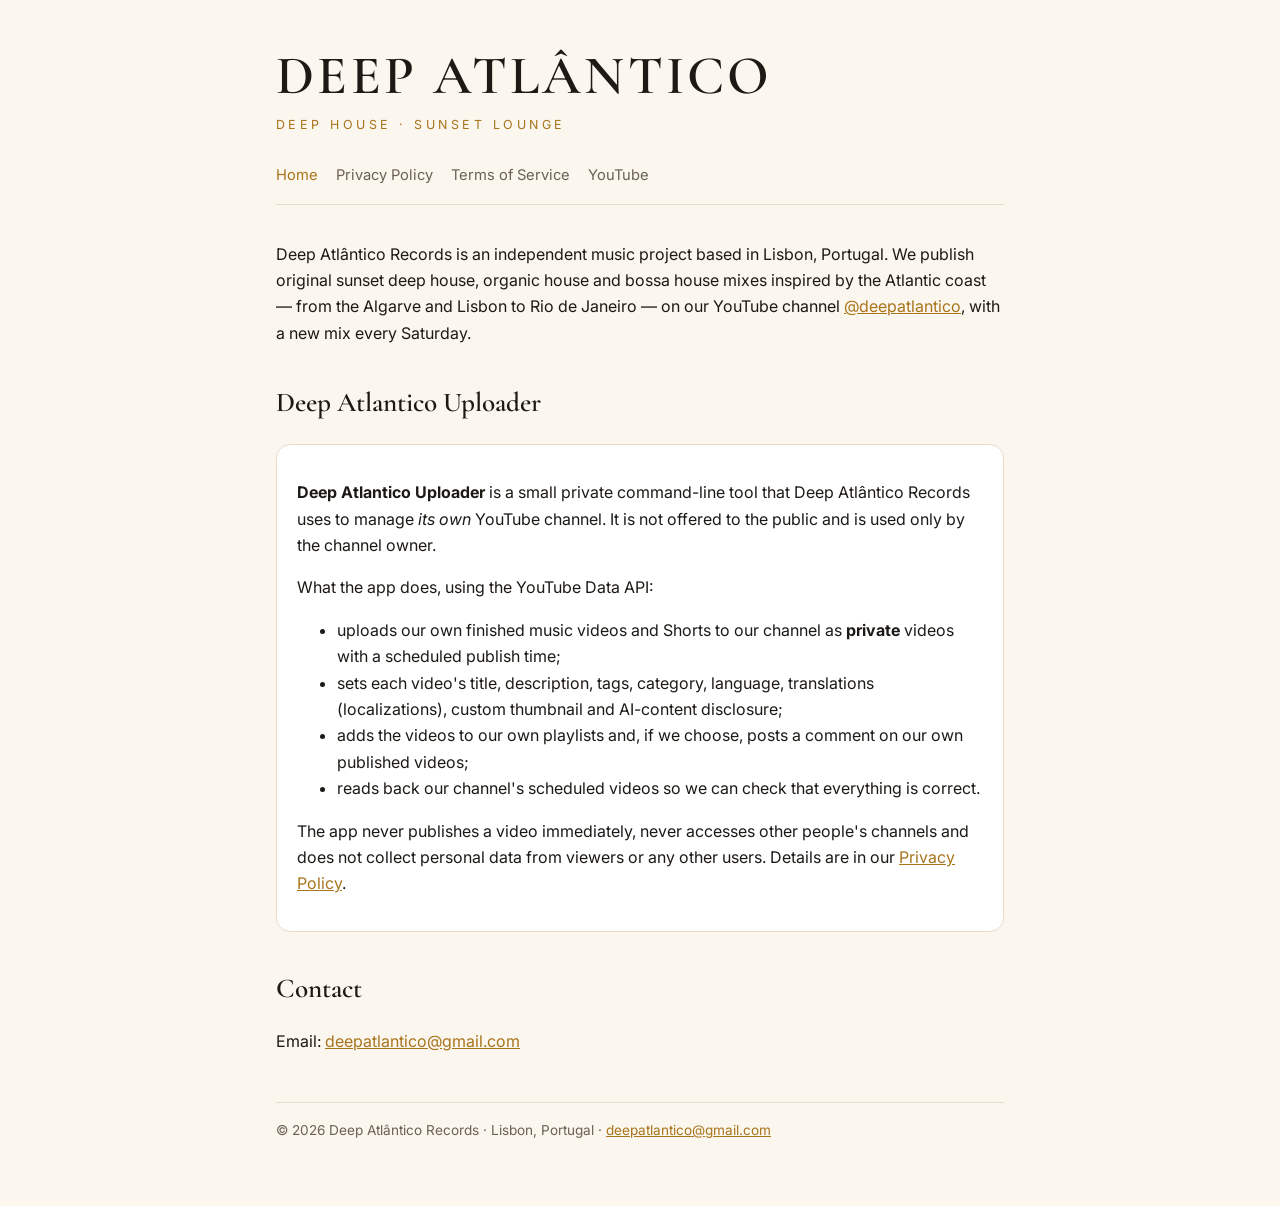
<file: index.html>
<!doctype html>
<html lang="en">
<head>
<meta charset="utf-8">
<meta name="viewport" content="width=device-width,initial-scale=1">
<title>Deep Atlântico Records</title>
<meta name="description" content="Deep Atlântico Records — original sunset deep house from Lisbon to Rio, and the Deep Atlantico Uploader tool.">
<link rel="preconnect" href="https://fonts.googleapis.com">
<link rel="stylesheet" href="https://fonts.googleapis.com/css2?family=Cormorant+Garamond:wght@600&family=Inter:wght@400;600&display=swap">
<link rel="stylesheet" href="style.css">
</head>
<body>
<div class="wrap">
<header>
<p class="brand">DEEP ATLÂNTICO</p>
<p class="sub">Deep House · Sunset Lounge</p>
</header>
<nav>
<a href="index.html" aria-current="page">Home</a>
<a href="privacy.html">Privacy Policy</a>
<a href="terms.html">Terms of Service</a>
<a href="https://www.youtube.com/@deepatlantico">YouTube</a>
</nav>
<main>
<p>Deep Atlântico Records is an independent music project based in Lisbon, Portugal. We publish original sunset deep house, organic house and bossa house mixes inspired by the Atlantic coast — from the Algarve and Lisbon to Rio de Janeiro — on our YouTube channel <a href="https://www.youtube.com/@deepatlantico">@deepatlantico</a>, with a new mix every Saturday.</p>

<h2>Deep Atlantico Uploader</h2>
<div class="card">
<p><strong>Deep Atlantico Uploader</strong> is a small private command-line tool that Deep Atlântico Records uses to manage <em>its own</em> YouTube channel. It is not offered to the public and is used only by the channel owner.</p>
<p>What the app does, using the YouTube Data API:</p>
<ul>
<li>uploads our own finished music videos and Shorts to our channel as <strong>private</strong> videos with a scheduled publish time;</li>
<li>sets each video's title, description, tags, category, language, translations (localizations), custom thumbnail and AI-content disclosure;</li>
<li>adds the videos to our own playlists and, if we choose, posts a comment on our own published videos;</li>
<li>reads back our channel's scheduled videos so we can check that everything is correct.</li>
</ul>
<p>The app never publishes a video immediately, never accesses other people's channels and does not collect personal data from viewers or any other users. Details are in our <a href="privacy.html">Privacy Policy</a>.</p>
</div>

<h2>Contact</h2>
<p>Email: <a href="mailto:deepatlantico@gmail.com">deepatlantico@gmail.com</a></p>
</main>
<footer>© 2026 Deep Atlântico Records · Lisbon, Portugal · <a href="mailto:deepatlantico@gmail.com">deepatlantico@gmail.com</a></footer>
</div>
</body>
</html>
</file>
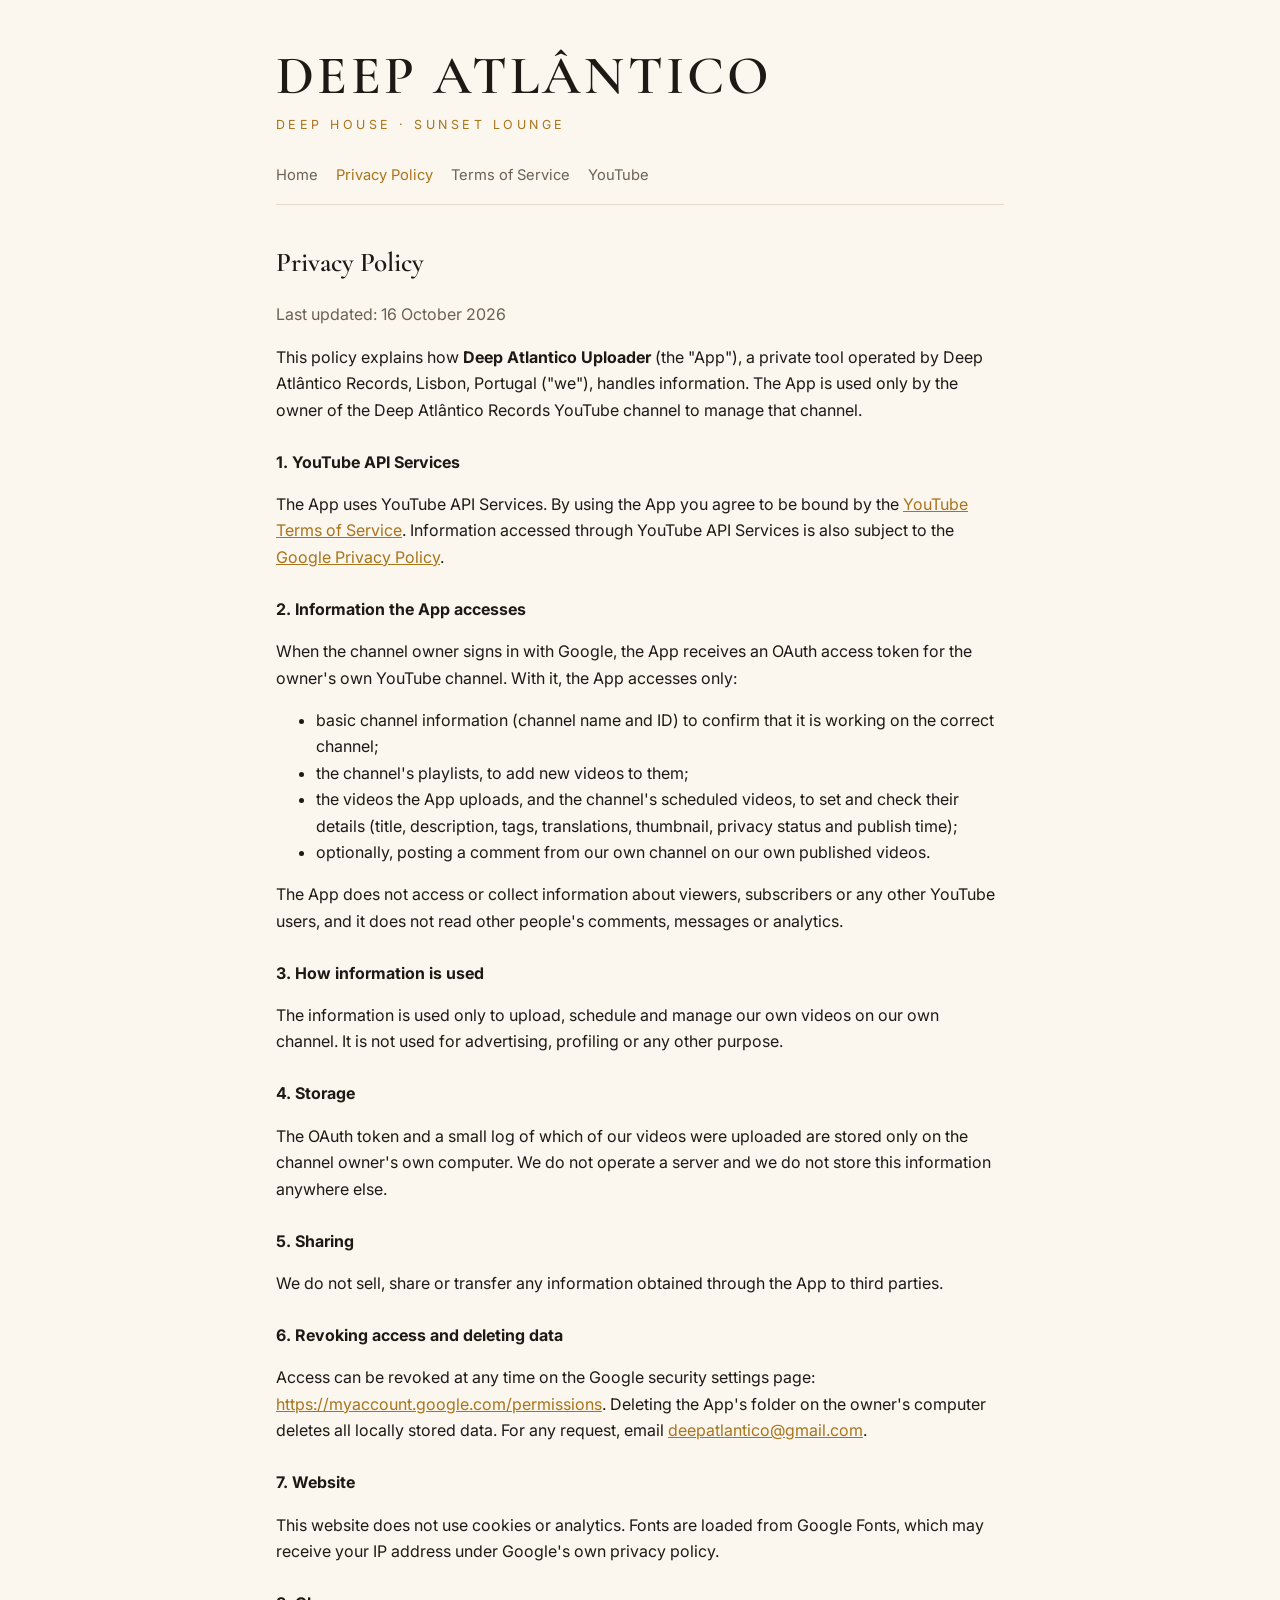
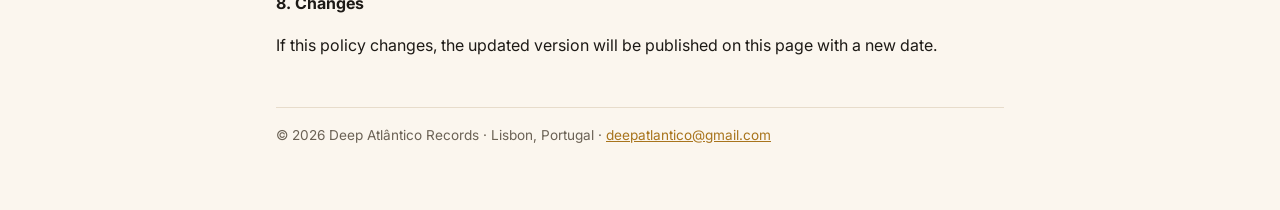
<file: privacy.html>
<!doctype html>
<html lang="en">
<head>
<meta charset="utf-8">
<meta name="viewport" content="width=device-width,initial-scale=1">
<title>Privacy Policy · Deep Atlântico Records</title>
<meta name="description" content="Privacy Policy for Deep Atlântico Records and the Deep Atlantico Uploader app.">
<link rel="preconnect" href="https://fonts.googleapis.com">
<link rel="stylesheet" href="https://fonts.googleapis.com/css2?family=Cormorant+Garamond:wght@600&family=Inter:wght@400;600&display=swap">
<link rel="stylesheet" href="style.css">
</head>
<body>
<div class="wrap">
<header>
<p class="brand">DEEP ATLÂNTICO</p>
<p class="sub">Deep House · Sunset Lounge</p>
</header>
<nav>
<a href="index.html">Home</a>
<a href="privacy.html" aria-current="page">Privacy Policy</a>
<a href="terms.html">Terms of Service</a>
<a href="https://www.youtube.com/@deepatlantico">YouTube</a>
</nav>
<main>
<h2>Privacy Policy</h2>
<p class="muted">Last updated: 16 October 2026</p>
<p>This policy explains how <strong>Deep Atlantico Uploader</strong> (the "App"), a private tool operated by Deep Atlântico Records, Lisbon, Portugal ("we"), handles information. The App is used only by the owner of the Deep Atlântico Records YouTube channel to manage that channel.</p>

<h3>1. YouTube API Services</h3>
<p>The App uses YouTube API Services. By using the App you agree to be bound by the <a href="https://www.youtube.com/t/terms">YouTube Terms of Service</a>. Information accessed through YouTube API Services is also subject to the <a href="https://policies.google.com/privacy">Google Privacy Policy</a>.</p>

<h3>2. Information the App accesses</h3>
<p>When the channel owner signs in with Google, the App receives an OAuth access token for the owner's own YouTube channel. With it, the App accesses only:</p>
<ul>
<li>basic channel information (channel name and ID) to confirm that it is working on the correct channel;</li>
<li>the channel's playlists, to add new videos to them;</li>
<li>the videos the App uploads, and the channel's scheduled videos, to set and check their details (title, description, tags, translations, thumbnail, privacy status and publish time);</li>
<li>optionally, posting a comment from our own channel on our own published videos.</li>
</ul>
<p>The App does not access or collect information about viewers, subscribers or any other YouTube users, and it does not read other people's comments, messages or analytics.</p>

<h3>3. How information is used</h3>
<p>The information is used only to upload, schedule and manage our own videos on our own channel. It is not used for advertising, profiling or any other purpose.</p>

<h3>4. Storage</h3>
<p>The OAuth token and a small log of which of our videos were uploaded are stored only on the channel owner's own computer. We do not operate a server and we do not store this information anywhere else.</p>

<h3>5. Sharing</h3>
<p>We do not sell, share or transfer any information obtained through the App to third parties.</p>

<h3>6. Revoking access and deleting data</h3>
<p>Access can be revoked at any time on the Google security settings page: <a href="https://myaccount.google.com/permissions">https://myaccount.google.com/permissions</a>. Deleting the App's folder on the owner's computer deletes all locally stored data. For any request, email <a href="mailto:deepatlantico@gmail.com">deepatlantico@gmail.com</a>.</p>

<h3>7. Website</h3>
<p>This website does not use cookies or analytics. Fonts are loaded from Google Fonts, which may receive your IP address under Google's own privacy policy.</p>

<h3>8. Changes</h3>
<p>If this policy changes, the updated version will be published on this page with a new date.</p>
</main>
<footer>© 2026 Deep Atlântico Records · Lisbon, Portugal · <a href="mailto:deepatlantico@gmail.com">deepatlantico@gmail.com</a></footer>
</div>
</body>
</html>
</file>
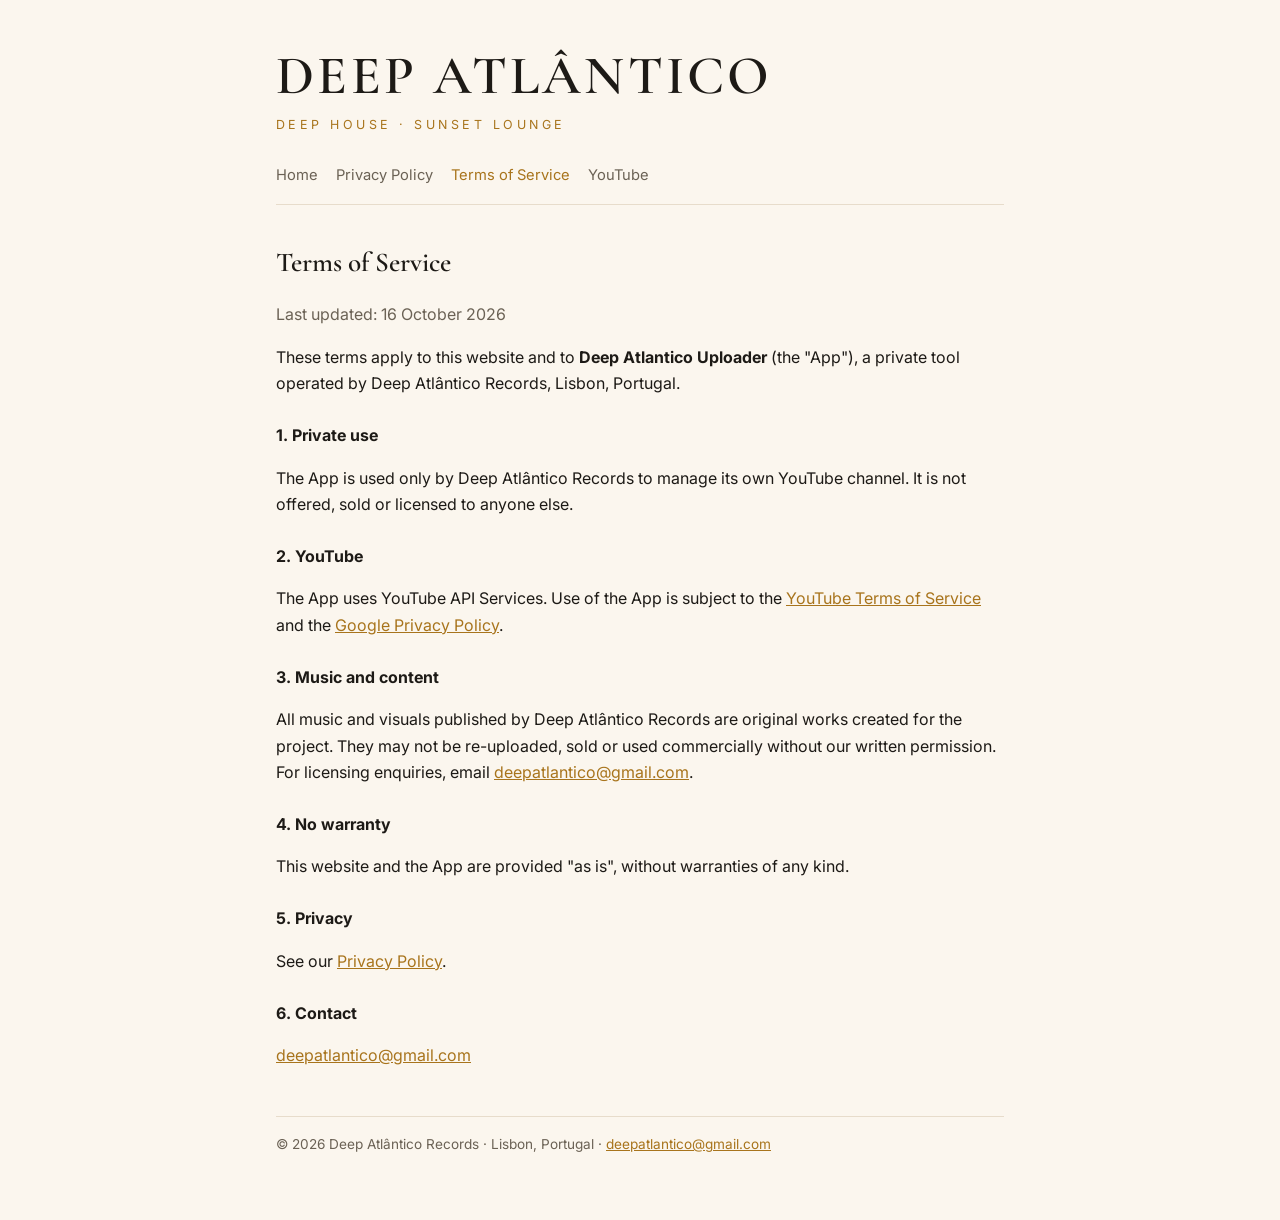
<file: terms.html>
<!doctype html>
<html lang="en">
<head>
<meta charset="utf-8">
<meta name="viewport" content="width=device-width,initial-scale=1">
<title>Terms of Service · Deep Atlântico Records</title>
<meta name="description" content="Terms of Service for Deep Atlântico Records and the Deep Atlantico Uploader app.">
<link rel="preconnect" href="https://fonts.googleapis.com">
<link rel="stylesheet" href="https://fonts.googleapis.com/css2?family=Cormorant+Garamond:wght@600&family=Inter:wght@400;600&display=swap">
<link rel="stylesheet" href="style.css">
</head>
<body>
<div class="wrap">
<header>
<p class="brand">DEEP ATLÂNTICO</p>
<p class="sub">Deep House · Sunset Lounge</p>
</header>
<nav>
<a href="index.html">Home</a>
<a href="privacy.html">Privacy Policy</a>
<a href="terms.html" aria-current="page">Terms of Service</a>
<a href="https://www.youtube.com/@deepatlantico">YouTube</a>
</nav>
<main>
<h2>Terms of Service</h2>
<p class="muted">Last updated: 16 October 2026</p>
<p>These terms apply to this website and to <strong>Deep Atlantico Uploader</strong> (the "App"), a private tool operated by Deep Atlântico Records, Lisbon, Portugal.</p>

<h3>1. Private use</h3>
<p>The App is used only by Deep Atlântico Records to manage its own YouTube channel. It is not offered, sold or licensed to anyone else.</p>

<h3>2. YouTube</h3>
<p>The App uses YouTube API Services. Use of the App is subject to the <a href="https://www.youtube.com/t/terms">YouTube Terms of Service</a> and the <a href="https://policies.google.com/privacy">Google Privacy Policy</a>.</p>

<h3>3. Music and content</h3>
<p>All music and visuals published by Deep Atlântico Records are original works created for the project. They may not be re-uploaded, sold or used commercially without our written permission. For licensing enquiries, email <a href="mailto:deepatlantico@gmail.com">deepatlantico@gmail.com</a>.</p>

<h3>4. No warranty</h3>
<p>This website and the App are provided "as is", without warranties of any kind.</p>

<h3>5. Privacy</h3>
<p>See our <a href="privacy.html">Privacy Policy</a>.</p>

<h3>6. Contact</h3>
<p><a href="mailto:deepatlantico@gmail.com">deepatlantico@gmail.com</a></p>
</main>
<footer>© 2026 Deep Atlântico Records · Lisbon, Portugal · <a href="mailto:deepatlantico@gmail.com">deepatlantico@gmail.com</a></footer>
</div>
</body>
</html>
</file>
<file: style.css>
:root{--bg:#0f1418;--surface:#161d22;--fg:#f3ece1;--muted:#b7aa98;--gold:#e2b56a;--line:#2a333a}
@media (prefers-color-scheme: light){:root{--bg:#fbf6ee;--surface:#ffffff;--fg:#1d1a16;--muted:#6b6255;--gold:#a8741c;--line:#e7dccb}}
*{box-sizing:border-box}
body{margin:0;background:var(--bg);color:var(--fg);font:16px/1.65 "Inter",system-ui,-apple-system,"Segoe UI",sans-serif}
.wrap{max-width:760px;margin:0 auto;padding:48px 16px 64px}
header .brand{font-family:"Cormorant Garamond",Georgia,serif;font-weight:600;font-size:clamp(2.2rem,7vw,3.4rem);letter-spacing:.06em;line-height:1.05;margin:0}
header .sub{color:var(--gold);letter-spacing:.28em;text-transform:uppercase;font-size:.78rem;margin:.6rem 0 0}
nav{display:flex;gap:18px;flex-wrap:wrap;margin:28px 0 36px;padding-bottom:16px;border-bottom:1px solid var(--line)}
nav a{color:var(--muted);text-decoration:none;font-size:.92rem}
nav a:hover,nav a[aria-current]{color:var(--gold)}
h2{font-family:"Cormorant Garamond",Georgia,serif;font-weight:600;font-size:1.7rem;margin:2.2rem 0 .6rem}
h3{font-size:1rem;margin:1.6rem 0 .4rem}
p,li{color:var(--fg)}
.muted{color:var(--muted)}
a{color:var(--gold)}
.card{background:var(--surface);border:1px solid var(--line);border-radius:14px;padding:18px 20px;margin:18px 0}
footer{margin-top:48px;padding-top:16px;border-top:1px solid var(--line);color:var(--muted);font-size:.85rem}
</file>
